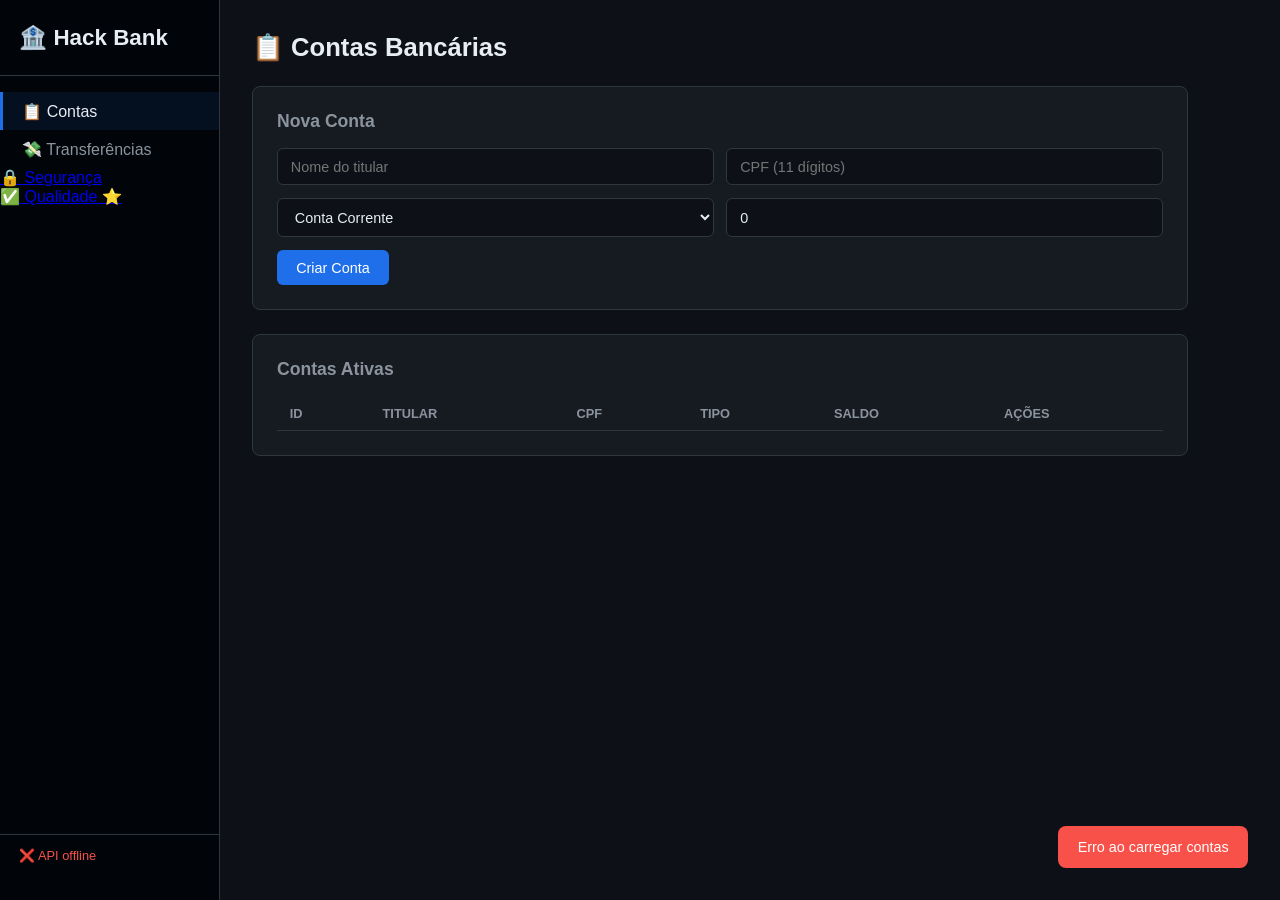
<file: frontend/index.html>
<!DOCTYPE html>
<html lang="pt-BR">
<head>
	<meta charset="UTF-8">
	<meta name="viewport" content="width=device-width, initial-scale=1.0">
	<title>🏦 Hack Bank</title>
	<link rel="stylesheet" href="css/style.css">
</head>
<body>
	<nav class="sidebar">
		<div class="logo">🏦 Hack Bank</div>
		<ul>
			<li><a href="#" class="nav-link active" data-section="accounts">📋 Contas</a></li>
			<li><a href="#" class="nav-link" data-section="transfers">💸 Transferências</a></li>
			<li><a href="pages/security-report.html">🔒 Segurança</a></li>
			<li><a href="pages/quality-report.html">✅ Qualidade ⭐</a></li>
		</ul>
		<div class="health-status" id="health-status">⏳ Checking...</div>
	</nav>

	<main class="content">
		<section id="section-accounts" class="section active">
			<h1>📋 Contas Bancárias</h1>
			<div class="card form-card">
				<h2>Nova Conta</h2>
				<form id="account-form">
					<div class="form-row">
						<input type="text" id="holder_name" placeholder="Nome do titular" required minlength="3">
						<input type="text" id="document" placeholder="CPF (11 dígitos)" required pattern="\d{11}">
					</div>
					<div class="form-row">
						<select id="account_type">
							<option value="checking">Conta Corrente</option>
							<option value="savings">Poupança</option>
							<option value="investment">Investimento</option>
						</select>
						<input type="number" id="initial_balance" placeholder="Saldo inicial" min="0" step="0.01" value="0">
					</div>
					<button type="submit" class="btn btn-primary">Criar Conta</button>
				</form>
			</div>
			<div class="card">
				<h2>Contas Ativas</h2>
				<table id="accounts-table">
					<thead><tr><th>ID</th><th>Titular</th><th>CPF</th><th>Tipo</th><th>Saldo</th><th>Ações</th></tr></thead>
					<tbody></tbody>
				</table>
			</div>
		</section>

		<section id="section-transfers" class="section">
			<h1>💸 Transferências</h1>
			<div class="card form-card">
				<h2>Nova Transferência</h2>
				<form id="transfer-form">
					<div class="form-row">
						<select id="from_account" required><option value="">Origem...</option></select>
						<select id="to_account" required><option value="">Destino...</option></select>
					</div>
					<div class="form-row">
						<input type="number" id="transfer_amount" placeholder="Valor" min="0.01" step="0.01" required>
						<input type="text" id="transfer_desc" placeholder="Descrição">
					</div>
					<button type="submit" class="btn btn-primary">Transferir</button>
				</form>
			</div>
			<div class="card">
				<h2>Histórico</h2>
				<table id="transfers-table">
					<thead><tr><th>ID</th><th>Origem</th><th>Destino</th><th>Valor</th><th>Descrição</th><th>Status</th><th>Data</th></tr></thead>
					<tbody></tbody>
				</table>
			</div>
		</section>
	</main>

	<div id="toast" class="toast"></div>
	<script src="js/app.js"></script>
</body>
</html>
</file>
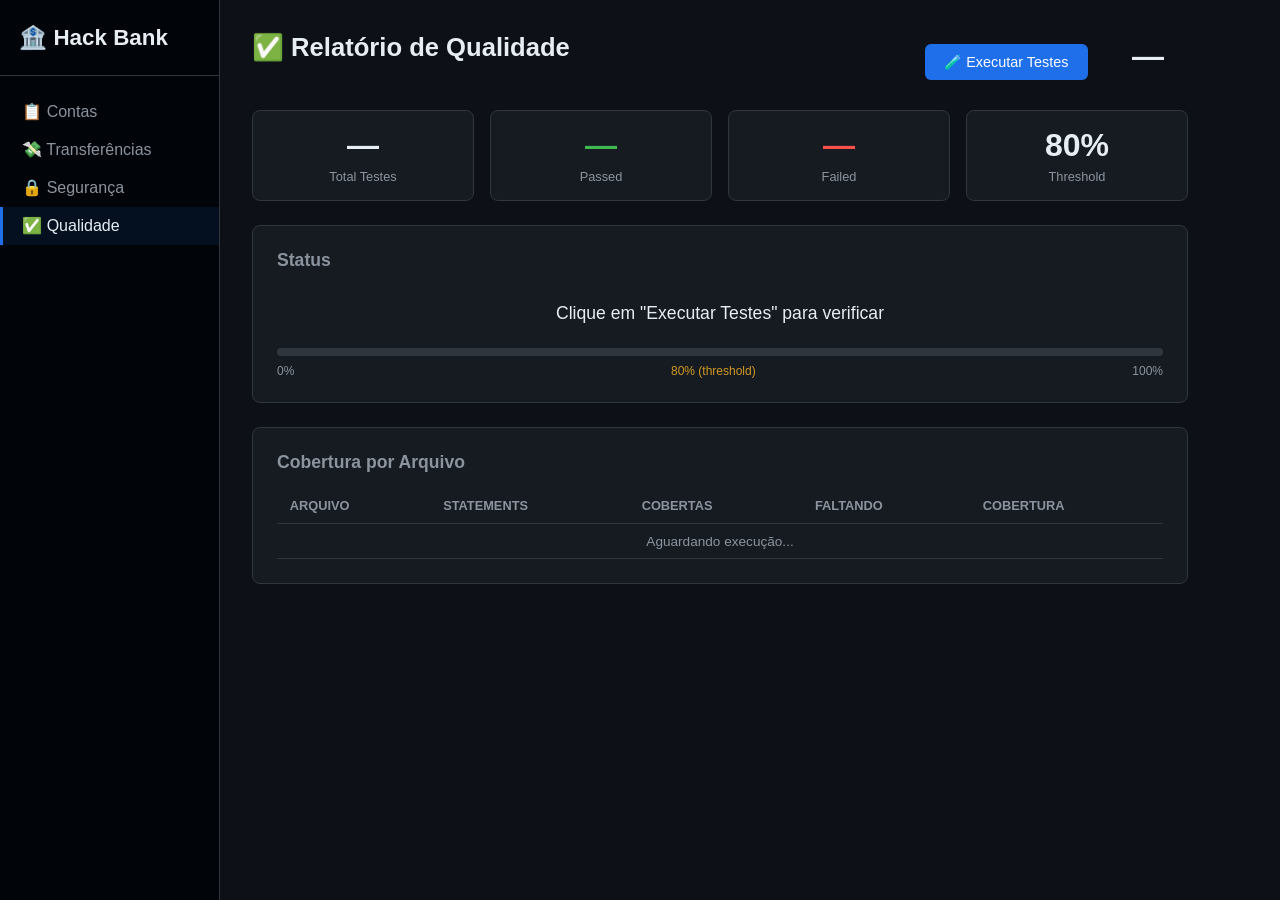
<file: frontend/pages/quality-report.html>
<!DOCTYPE html>
<html lang="pt-BR">
<head>
	<meta charset="UTF-8">
	<meta name="viewport" content="width=device-width, initial-scale=1.0">
	<title>✅ Qualidade — Hack Bank</title>
	<link rel="stylesheet" href="../css/style.css">
</head>
<body>
	<nav class="sidebar">
		<div class="logo">🏦 Hack Bank</div>
		<ul>
			<li><a href="../index.html" class="nav-link">📋 Contas</a></li>
			<li><a href="../index.html" class="nav-link">💸 Transferências</a></li>
			<li><a href="security-report.html" class="nav-link">🔒 Segurança</a></li>
			<li><a href="quality-report.html" class="nav-link active">✅ Qualidade</a></li>
		</ul>
	</nav>
	<main class="content">
		<div class="report-header">
			<h1>✅ Relatório de Qualidade</h1>
			<div>
				<button class="btn btn-primary" id="btn-gen" onclick="gen()">🧪 Executar Testes</button>
				<span id="cov-badge" class="score-badge" style="margin-left:1rem;">—</span>
			</div>
		</div>
		<div class="stats-grid">
			<div class="stat-card"><div class="value" id="s-total">—</div><div class="label">Total Testes</div></div>
			<div class="stat-card"><div class="value" id="s-pass" style="color:var(--success);">—</div><div class="label">Passed</div></div>
			<div class="stat-card"><div class="value" id="s-fail" style="color:var(--danger);">—</div><div class="label">Failed</div></div>
			<div class="stat-card"><div class="value" id="s-thresh">80%</div><div class="label">Threshold</div></div>
		</div>
		<div class="card">
			<h2>Status</h2>
			<div id="quality-status" style="text-align:center;padding:1rem;font-size:1.1rem;">
				Clique em "Executar Testes" para verificar
			</div>
			<div style="width:100%;height:8px;background:var(--border);border-radius:4px;overflow:hidden;margin:0.5rem 0;">
				<div id="cov-bar" style="height:100%;width:0%;border-radius:4px;transition:width 0.5s;background:var(--accent);"></div>
			</div>
			<div style="display:flex;justify-content:space-between;margin-top:0.3rem;">
				<span style="font-size:0.75rem;color:var(--muted);">0%</span>
				<span style="font-size:0.75rem;color:var(--warning);">80% (threshold)</span>
				<span style="font-size:0.75rem;color:var(--muted);">100%</span>
			</div>
		</div>
		<div class="card">
			<h2>Cobertura por Arquivo</h2>
			<table id="files-table">
				<thead><tr><th>Arquivo</th><th>Statements</th><th>Cobertas</th><th>Faltando</th><th>Cobertura</th></tr></thead>
				<tbody><tr><td colspan="5" style="text-align:center;color:var(--muted);">Aguardando execução...</td></tr></tbody>
			</table>
		</div>
	</main>
	<script>
		const API = "http://localhost:8000";
		async function gen() {
			const btn = document.getElementById("btn-gen");
			btn.textContent = "⏳ Executando..."; btn.disabled = true;
			try { render(await (await fetch(`${API}/api/reports/quality`, { method: "POST" })).json()); }
			catch { alert("API offline?"); }
			btn.textContent = "🧪 Executar Testes"; btn.disabled = false;
		}
		async function load() {
			try { render(await (await fetch(`${API}/api/reports/quality`)).json()); } catch {}
		}
		function render(d) {
			const b = document.getElementById("cov-badge");
			b.textContent = `${d.coverage_percent.toFixed(1)}%`;
			b.className = `score-badge ${d.meets_threshold ? "score-high" : d.coverage_percent >= 50 ? "score-mid" : "score-low"}`;
			document.getElementById("s-total").textContent = d.total_tests;
			document.getElementById("s-pass").textContent = d.passed;
			document.getElementById("s-fail").textContent = d.failed;
			const bar = document.getElementById("cov-bar");
			bar.style.width = `${d.coverage_percent}%`;
			bar.style.background = d.meets_threshold ? "var(--success)" : "var(--danger)";
			const st = document.getElementById("quality-status");
			if (d.meets_threshold) {
				st.innerHTML = `✅ <strong>Aprovado!</strong> Cobertura ${d.coverage_percent.toFixed(1)}% ≥ ${d.threshold}%`;
				st.style.color = "var(--success)";
			} else {
				st.innerHTML = `❌ <strong>Abaixo do threshold!</strong> Cobertura ${d.coverage_percent.toFixed(1)}% < ${d.threshold}%`;
				st.style.color = "var(--danger)";
			}
			const tbody = document.querySelector("#files-table tbody");
			if (!d.files_analyzed || d.files_analyzed.length === 0) {
				tbody.innerHTML = '<tr><td colspan="5" style="text-align:center;color:var(--muted);">Sem dados de cobertura</td></tr>';
			} else {
				tbody.innerHTML = d.files_analyzed.map(f => {
					const c = f.coverage || 0;
					const color = c >= 80 ? "var(--success)" : c >= 50 ? "var(--warning)" : "var(--danger)";
					return `<tr><td><code>${f.file}</code></td><td>${f.statements}</td><td>${f.covered}</td>
						<td>${f.missing}</td><td style="color:${color};font-weight:600;">${c.toFixed(1)}%</td></tr>`;
				}).join("");
			}
		}
		load();
	</script>
</body>
</html>
</file>
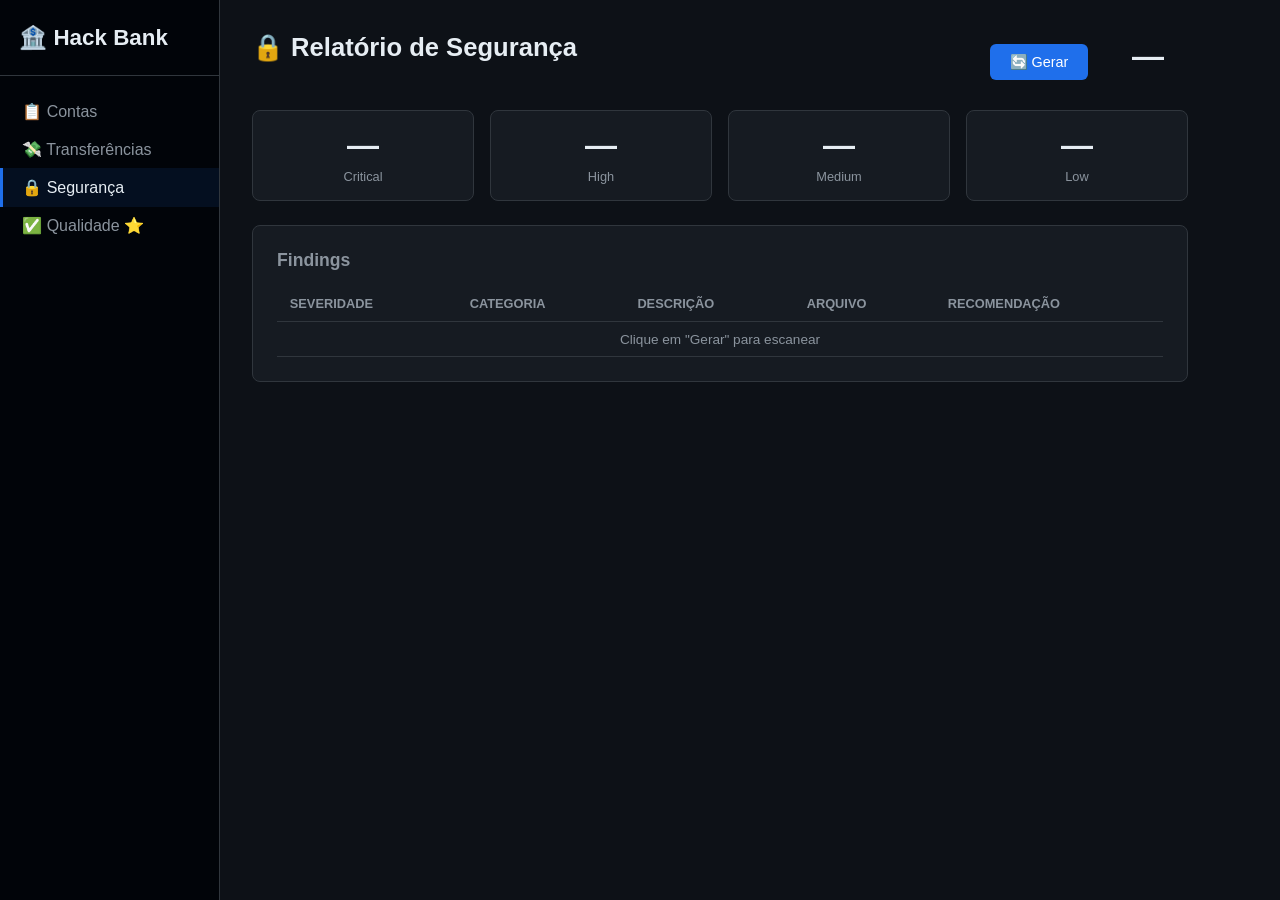
<file: frontend/pages/security-report.html>
<!DOCTYPE html>
<html lang="pt-BR">
<head>
	<meta charset="UTF-8">
	<meta name="viewport" content="width=device-width, initial-scale=1.0">
	<title>🔒 Segurança — Hack Bank</title>
	<link rel="stylesheet" href="../css/style.css">
</head>
<body>
	<nav class="sidebar">
		<div class="logo">🏦 Hack Bank</div>
		<ul>
			<li><a href="../index.html" class="nav-link">📋 Contas</a></li>
			<li><a href="../index.html" class="nav-link">💸 Transferências</a></li>
			<li><a href="security-report.html" class="nav-link active">🔒 Segurança</a></li>
			<li><a href="quality-report.html" class="nav-link">✅ Qualidade ⭐</a></li>
		</ul>
	</nav>
	<main class="content">
		<div class="report-header">
			<h1>🔒 Relatório de Segurança</h1>
			<div>
				<button class="btn btn-primary" id="btn-gen" onclick="gen()">🔄 Gerar</button>
				<span id="score" class="score-badge" style="margin-left:1rem;">—</span>
			</div>
		</div>
		<div class="stats-grid">
			<div class="stat-card"><div class="value" id="s-crit">—</div><div class="label">Critical</div></div>
			<div class="stat-card"><div class="value" id="s-high">—</div><div class="label">High</div></div>
			<div class="stat-card"><div class="value" id="s-med">—</div><div class="label">Medium</div></div>
			<div class="stat-card"><div class="value" id="s-low">—</div><div class="label">Low</div></div>
		</div>
		<div class="card">
			<h2>Findings</h2>
			<table id="findings">
				<thead><tr><th>Severidade</th><th>Categoria</th><th>Descrição</th><th>Arquivo</th><th>Recomendação</th></tr></thead>
				<tbody><tr><td colspan="5" style="text-align:center;color:var(--muted);">Clique em "Gerar" para escanear</td></tr></tbody>
			</table>
		</div>
	</main>
	<script>
		const API = "http://localhost:8000";
		async function gen() {
			document.getElementById("btn-gen").textContent = "⏳ ...";
			try { render(await (await fetch(`${API}/api/reports/security`, { method: "POST" })).json()); }
			catch { alert("API offline?"); }
			document.getElementById("btn-gen").textContent = "🔄 Gerar";
		}
		async function load() {
			try { render(await (await fetch(`${API}/api/reports/security`)).json()); } catch {}
		}
		function render(d) {
			const b = document.getElementById("score");
			b.textContent = `${d.score}/100`;
			b.className = `score-badge ${d.score >= 80 ? "score-high" : d.score >= 50 ? "score-mid" : "score-low"}`;
			document.getElementById("s-crit").textContent = d.critical;
			document.getElementById("s-high").textContent = d.high;
			document.getElementById("s-med").textContent = d.medium;
			document.getElementById("s-low").textContent = d.low;
			const sev = { CRITICAL: "danger", HIGH: "warning", MEDIUM: "warning", LOW: "success" };
			document.querySelector("#findings tbody").innerHTML = d.findings.length === 0
				? '<tr><td colspan="5" style="text-align:center;color:var(--success);">✅ Nenhuma vulnerabilidade!</td></tr>'
				: d.findings.map(f => `<tr><td><span class="badge badge-${sev[f.severity]}">${f.severity}</span></td>
					<td>${f.category}</td><td>${f.description}</td><td><code>${f.location}</code></td>
					<td>${f.recommendation}</td></tr>`).join("");
		}
		load();
	</script>
</body>
</html>
</file>
<file: frontend/css/style.css>
:root {
	--bg: #0d1117; --bg-card: #161b22; --bg-sidebar: #010409;
	--border: #30363d; --text: #e6edf3; --muted: #8b949e;
	--accent: #1f6feb; --accent-hover: #388bfd;
	--success: #3fb950; --danger: #f85149; --warning: #d29922;
}
* { margin: 0; padding: 0; box-sizing: border-box; }
body { font-family: -apple-system, BlinkMacSystemFont, 'Segoe UI', sans-serif; background: var(--bg); color: var(--text); display: flex; min-height: 100vh; }
.sidebar { width: 220px; background: var(--bg-sidebar); border-right: 1px solid var(--border); padding: 1.5rem 0; display: flex; flex-direction: column; position: fixed; height: 100vh; }
.logo { font-size: 1.4rem; font-weight: 700; padding: 0 1.2rem 1.5rem; border-bottom: 1px solid var(--border); }
.sidebar ul { list-style: none; padding: 1rem 0; flex: 1; }
.nav-link { display: block; padding: 0.6rem 1.2rem; color: var(--muted); text-decoration: none; border-left: 3px solid transparent; transition: all 0.2s; }
.nav-link:hover, .nav-link.active { color: var(--text); background: rgba(31,111,235,0.1); border-left-color: var(--accent); }
.health-status { padding: 0.8rem 1.2rem; font-size: 0.8rem; border-top: 1px solid var(--border); color: var(--muted); }
.health-status.ok { color: var(--success); }
.health-status.err { color: var(--danger); }
.content { margin-left: 220px; padding: 2rem; flex: 1; max-width: 1000px; }
h1 { font-size: 1.6rem; margin-bottom: 1.5rem; }
.card { background: var(--bg-card); border: 1px solid var(--border); border-radius: 8px; padding: 1.5rem; margin-bottom: 1.5rem; }
.card h2 { font-size: 1.1rem; margin-bottom: 1rem; color: var(--muted); }
.form-row { display: flex; gap: 0.8rem; margin-bottom: 0.8rem; }
.form-row input, .form-row select { flex: 1; padding: 0.6rem 0.8rem; background: var(--bg); border: 1px solid var(--border); border-radius: 6px; color: var(--text); font-size: 0.9rem; }
.form-row input:focus, .form-row select:focus { outline: none; border-color: var(--accent); }
.btn { padding: 0.6rem 1.2rem; border: none; border-radius: 6px; font-size: 0.9rem; cursor: pointer; }
.btn-primary { background: var(--accent); color: white; }
.btn-primary:hover { background: var(--accent-hover); }
.btn-danger { background: transparent; color: var(--danger); border: 1px solid var(--danger); padding: 0.3rem 0.6rem; font-size: 0.8rem; }
.btn-danger:hover { background: rgba(248,81,73,0.15); }
table { width: 100%; border-collapse: collapse; }
th, td { padding: 0.6rem 0.8rem; text-align: left; border-bottom: 1px solid var(--border); font-size: 0.85rem; }
th { color: var(--muted); font-weight: 600; font-size: 0.8rem; text-transform: uppercase; }
.section { display: none; }
.section.active { display: block; }
.badge { display: inline-block; padding: 0.15rem 0.5rem; border-radius: 12px; font-size: 0.75rem; font-weight: 600; }
.badge-success { background: rgba(63,185,80,0.2); color: var(--success); }
.badge-danger { background: rgba(248,81,73,0.2); color: var(--danger); }
.badge-warning { background: rgba(210,153,34,0.2); color: var(--warning); }
.toast { position: fixed; bottom: 2rem; right: 2rem; padding: 0.8rem 1.2rem; border-radius: 8px; font-size: 0.9rem; opacity: 0; transition: opacity 0.3s; z-index: 100; }
.toast.show { opacity: 1; }
.toast.success { background: var(--success); color: #fff; }
.toast.error { background: var(--danger); color: #fff; }
.report-header { display: flex; justify-content: space-between; align-items: center; margin-bottom: 1.5rem; }
.score-badge { font-size: 2rem; font-weight: 700; padding: 0.5rem 1.5rem; border-radius: 12px; }
.score-high { background: rgba(63,185,80,0.2); color: var(--success); }
.score-mid { background: rgba(210,153,34,0.2); color: var(--warning); }
.score-low { background: rgba(248,81,73,0.2); color: var(--danger); }
.stats-grid { display: grid; grid-template-columns: repeat(4,1fr); gap: 1rem; margin-bottom: 1.5rem; }
.stat-card { background: var(--bg-card); border: 1px solid var(--border); border-radius: 8px; padding: 1rem; text-align: center; }
.stat-card .value { font-size: 2rem; font-weight: 700; }
.stat-card .label { font-size: 0.8rem; color: var(--muted); margin-top: 0.3rem; }
</file>
